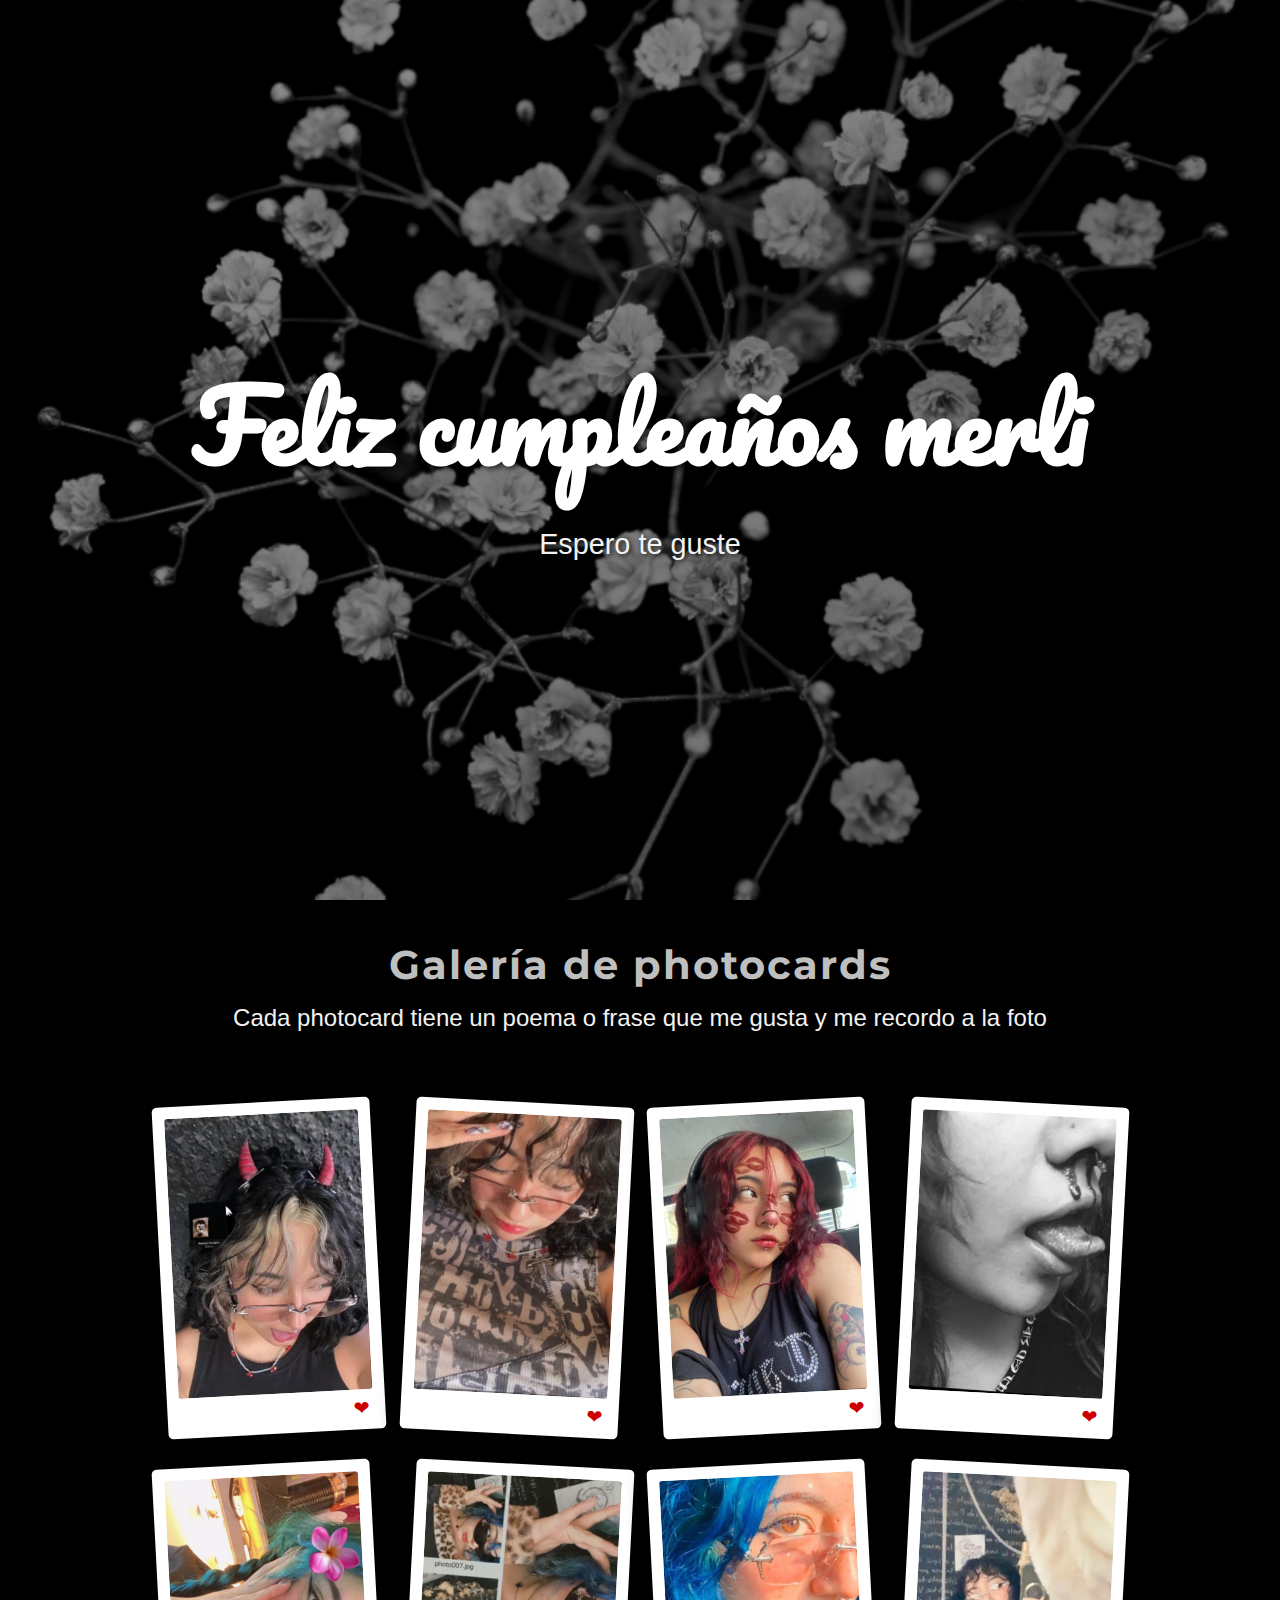
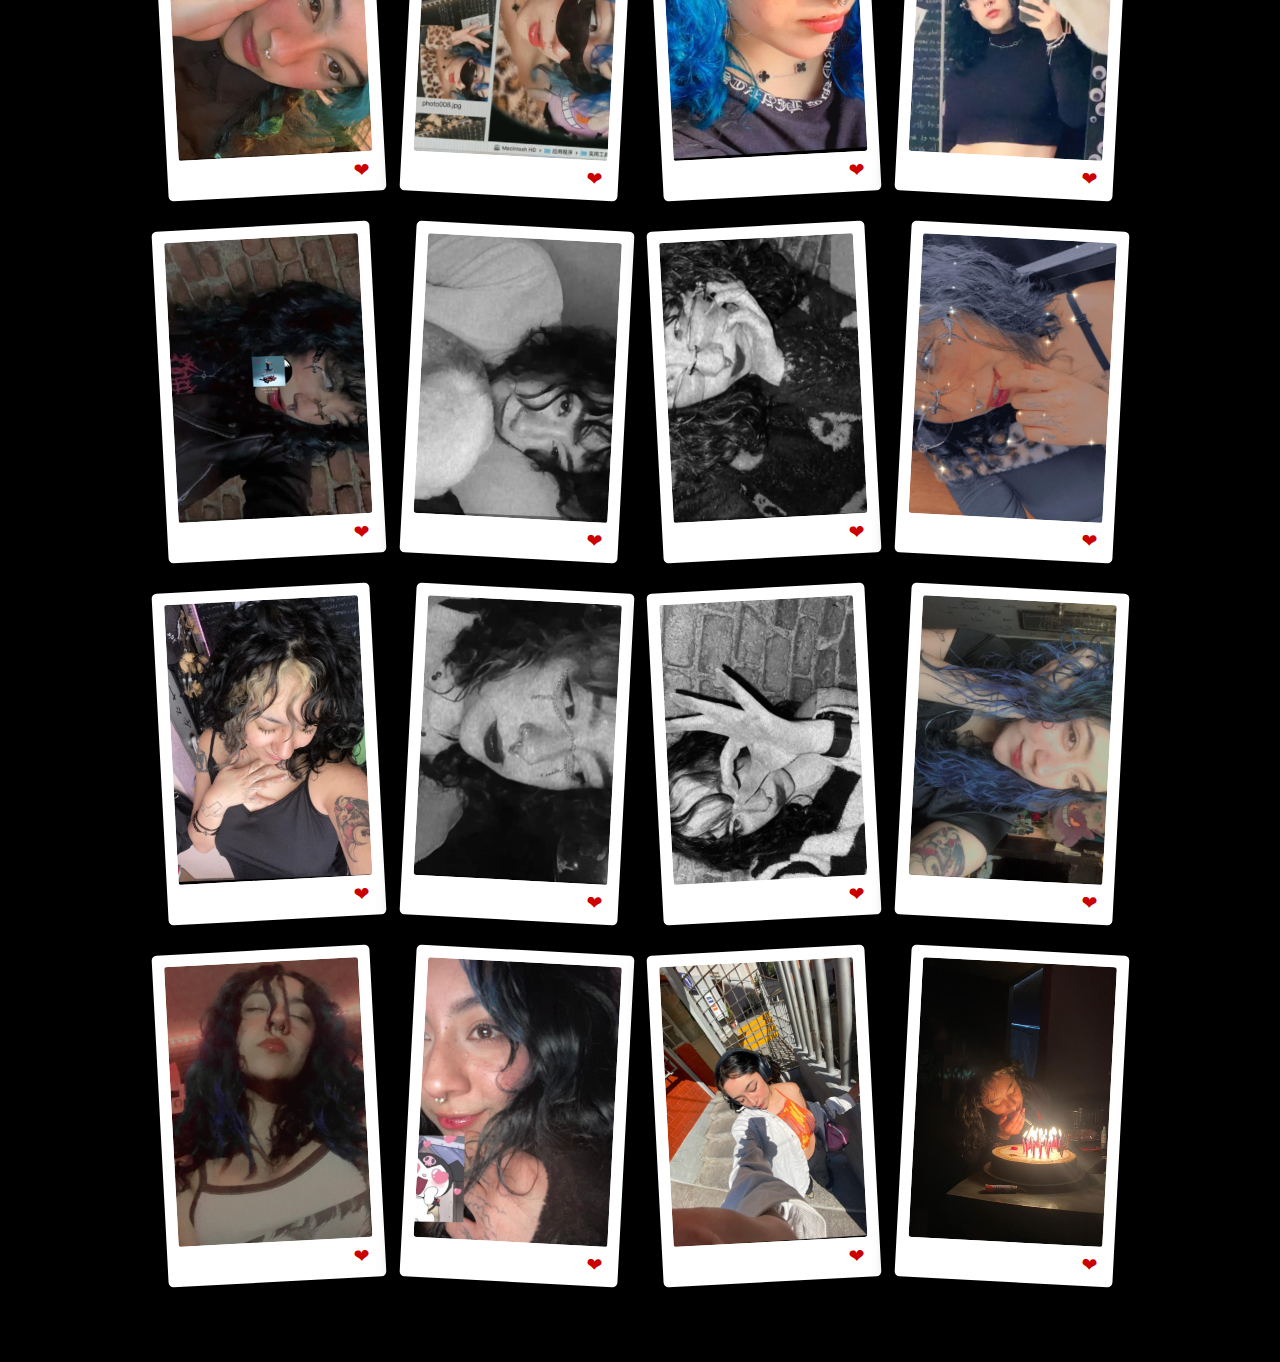
<file: home.html>
<!DOCTYPE html>
<html lang="es">
<head>
    <meta charset="UTF-8">
    <meta name="viewport" content="width=device-width, initial-scale=1.0">
    <title>Home - Photocards Gallery</title>
    <link rel="stylesheet" href="style.css">
    <link href="https://fonts.googleapis.com/css2?family=Pacifico&family=Montserrat:wght@700&display=swap" rel="stylesheet">
</head>
<body class="home-page">
    <!-- Agregada sección hero con imagen de fondo fullscreen -->
    <section class="hero-section">
        <div class="hero-background" id="heroBackground"></div>
        <div class="hero-overlay"></div>
        <div class="hero-content">
            <h1 class="hero-title">Feliz cumpleaños merli</h1>
            <p class="hero-subtitle">Espero te guste</p>
        </div>
    </section>

    <div class="home-container">
        <h2 class="title-hello">Galería de photocards</h2>
        <p class="subtitle">Cada photocard tiene un poema o frase que me gusta y me recordo a la foto</p>
        
        <!-- Grid dinámico que se llena desde JavaScript -->
        <div class="photocards-grid" id="photocards-grid">
            <!-- Las photocards se generan dinámicamente desde app.js -->
        </div>
    </div>

    <!-- Modal para photocard con poema -->
    <div id="photocardModal" class="modal" onclick="closePhotocard()">
        <span class="close">&times;</span>
        <div class="modal-content-wrapper" onclick="event.stopPropagation()">
            <div class="polaroid-container">
                <div class="polaroid-frame">
                    <img id="modalImage" class="modal-image" alt="Photocard">
                    <div class="polaroid-heart">❤</div>
                </div>
            </div>
            <div class="poem-container">
                <div class="poem-background">
                    <!-- Agregados elementos decorativos para los bordes -->
                    <div class="poem-border poem-border-top-left"></div>
                    <div class="poem-border poem-border-bottom-right"></div>
                    
                    <h3 class="poem-title" id="poemTitle">Título del poema</h3>
                    <div class="poem-text" id="poemText">
                        <p>Lorem ipsum dolor sit amet</p>
                    </div>
                    <p class="poem-author" id="poemAuthor">Autor desconocido</p>
                </div>
            </div>
        </div>
    </div>

    <script src="app.js"></script>
</body>
</html>
</file>
<file: style.css>
/* Paleta de colores */
:root {
  --negro: #000000;
  --blanco: #ffffff;
  --gris-carbon: #1a1a1a;
  --gris-suave: #f2f2f2;
  --gris-medio: #bfbfbf;
}

* {
  margin: 0;
  padding: 0;
  box-sizing: border-box;
}

body {
  font-family: "Arial", sans-serif;
  background-color: var(--gris-carbon);
  color: var(--blanco);
}

/* ===== PÁGINA DE LOGIN ===== */
.login-page {
  display: flex;
  justify-content: center;
  align-items: center;
  min-height: 100vh;
  background-color: var(--negro);
}

.login-container {
  text-align: center;
  padding: 40px 20px;
  background-color: var(--gris-carbon);
  border-radius: 20px;
  box-shadow: 0 10px 40px rgba(0, 0, 0, 0.5);
}

.login-title {
  font-size: 2rem;
  margin-bottom: 30px;
  color: var(--blanco);
}

.password-input {
  width: 200px;
  padding: 15px 20px;
  font-size: 2rem;
  text-align: center;
  border: 2px solid var(--gris-medio);
  border-radius: 10px;
  background-color: var(--gris-suave);
  color: var(--negro);
  letter-spacing: 10px;
  margin-bottom: 20px;
}

.password-input:focus {
  outline: none;
  border-color: var(--blanco);
}

.login-btn {
  padding: 12px 40px;
  font-size: 1.2rem;
  background-color: var(--blanco);
  color: var(--negro);
  border: none;
  border-radius: 10px;
  cursor: pointer;
  transition: all 0.3s;
  font-weight: bold;
}

.login-btn:hover {
  background-color: var(--gris-medio);
  transform: scale(1.05);
}

.error-message {
  color: #ff4444;
  margin-top: 15px;
  font-size: 1rem;
  display: none;
}

@keyframes shake {
  0%,
  100% {
    transform: translateX(0);
  }
  25% {
    transform: translateX(-10px);
  }
  75% {
    transform: translateX(10px);
  }
}

.shake {
  animation: shake 0.3s;
}

/* ===== PÁGINA HOME ===== */
.home-page {
  background-color: var(--negro);
  min-height: 100vh;
  padding: 0;
}

/* Sección hero con imagen de fondo fullscreen */
.hero-section {
  position: relative;
  width: 100%;
  height: 100vh;
  min-height: 500px;
  display: flex;
  align-items: center;
  justify-content: center;
  overflow: hidden;
  margin-bottom: 40px;
}

.hero-background {
  position: absolute;
  top: 0;
  left: 0;
  width: 100%;
  height: 100%;
  background-size: cover;
  background-position: center;
  background-repeat: no-repeat;
  z-index: 1;
}

.hero-overlay {
  position: absolute;
  top: 0;
  left: 0;
  width: 100%;
  height: 100%;
  background: linear-gradient(135deg, rgba(0, 0, 0, 0.4) 0%, rgba(0, 0, 0, 0.6) 100%);
  z-index: 2;
}

.hero-content {
  position: relative;
  z-index: 3;
  text-align: center;
  color: var(--blanco);
}

.hero-title {
  font-family: "Pacifico", cursive;
  font-size: clamp(2.5rem, 8vw, 6rem);
  margin-bottom: 20px;
  text-shadow: 3px 3px 6px rgba(0, 0, 0, 0.7);
  animation: fadeInDown 0.8s ease-out;
}

.hero-subtitle {
  font-size: clamp(1rem, 4vw, 1.8rem);
  color: var(--gris-suave);
  text-shadow: 2px 2px 4px rgba(0, 0, 0, 0.7);
  animation: fadeInUp 0.8s ease-out 0.2s backwards;
}

@keyframes fadeInDown {
  from {
    opacity: 0;
    transform: translateY(-30px);
  }
  to {
    opacity: 1;
    transform: translateY(0);
  }
}

@keyframes fadeInUp {
  from {
    opacity: 0;
    transform: translateY(30px);
  }
  to {
    opacity: 1;
    transform: translateY(0);
  }
}

.home-container {
  max-width: 1200px;
  margin: 0 auto;
  text-align: center;
  padding: 0 20px 60px 20px;
}

/* Tipografía Hello Honey (simulada con Pacifico) */
.title-bienvenido {
  font-family: "Pacifico", cursive;
  font-size: 5rem;
  color: var(--blanco);
  margin-bottom: 10px;
  text-shadow: 3px 3px 6px rgba(0, 0, 0, 0.5);
}

/* Tipografía Gotham Bold (simulada con Montserrat) */
.title-hello {
  font-family: "Montserrat", sans-serif;
  font-weight: 700;
  font-size: clamp(1.5rem, 5vw, 2.5rem);
  color: var(--gris-medio);
  margin-bottom: 15px;
  letter-spacing: 2px;
}

/* Sans Serif redondeada */
.subtitle {
  font-family: "Rounded Mplus 1c", "Arial Rounded MT Bold", sans-serif;
  font-size: clamp(1rem, 3vw, 1.5rem);
  color: var(--gris-suave);
  margin-bottom: 50px;
}

/* Grid de Photocards */
.photocards-grid {
  display: grid;
  grid-template-columns: repeat(auto-fit, minmax(200px, 1fr));
  gap: 30px;
  max-width: 1000px;
  margin: 0 auto;
  padding: 20px;
}

.photocard {
  cursor: pointer;
  transition: transform 0.3s ease;
  animation: slideIn 0.5s ease-out backwards;
}

.photocard:nth-child(1) {
  animation-delay: 0.1s;
}
.photocard:nth-child(2) {
  animation-delay: 0.2s;
}
.photocard:nth-child(3) {
  animation-delay: 0.3s;
}
.photocard:nth-child(4) {
  animation-delay: 0.4s;
}
.photocard:nth-child(n + 5) {
  animation-delay: 0.5s;
}

@keyframes slideIn {
  from {
    opacity: 0;
    transform: translateY(20px);
  }
  to {
    opacity: 1;
    transform: translateY(0);
  }
}

.photocard:hover {
  transform: scale(1.05) rotate(2deg);
}

.photocard-frame {
  background-color: var(--blanco);
  padding: 12px 12px 40px 12px;
  border-radius: 5px;
  box-shadow: 0 8px 20px rgba(0, 0, 0, 0.7);
  transform: rotate(-3deg);
  position: relative;
  transition: all 0.3s ease;
}

.photocard:nth-child(even) .photocard-frame {
  transform: rotate(3deg);
}

.photocard-frame:hover {
  transform: rotate(0deg);
  box-shadow: 0 12px 30px rgba(0, 0, 0, 0.9);
}

.photocard-frame img {
  width: 100%;
  height: 280px;
  object-fit: cover;
  display: block;
  border-radius: 3px;
}

.heart {
  position: absolute;
  bottom: 10px;
  right: 15px;
  font-size: 1.2rem;
  color: #cc0000;
}

/* Modal para photocard con poema */
.modal {
  display: none;
  position: fixed;
  z-index: 1000;
  left: 0;
  top: 0;
  width: 100%;
  height: 100%;
  background-color: rgba(0, 0, 0, 0.95);
  justify-content: center;
  align-items: center;
  padding: 20px;
  overflow-y: auto;
}

.modal-content-wrapper {
  display: flex;
  gap: 40px;
  align-items: flex-start;
  max-width: 1100px;
  animation: zoom 0.4s;
  width: 100%;
  margin: auto;
  padding: 40px 0;
}

@keyframes zoom {
  from {
    transform: scale(0.7);
    opacity: 0;
  }
  to {
    transform: scale(1);
    opacity: 1;
  }
}

/* Polaroid en el modal */
.polaroid-container {
  flex-shrink: 0;
  position: sticky;
  top: 40px;
}

.polaroid-frame {
  background-color: var(--blanco);
  padding: 15px 15px 50px 15px;
  border-radius: 5px;
  box-shadow: 0 15px 40px rgba(0, 0, 0, 0.8);
  transform: rotate(-5deg);
  position: relative;
  width: 350px;
}

.modal-image {
  width: 100%;
  height: 420px;
  object-fit: cover;
  display: block;
  border-radius: 3px;
}

.polaroid-heart {
  position: absolute;
  bottom: 15px;
  right: 20px;
  font-size: 1.5rem;
  color: #cc0000;
}

/* Contenedor del poema con fondo artístico */
.poem-container {
  flex: 1;
  display: flex;
  justify-content: center;
  align-items: flex-start;
  max-height: none;
}

.poem-background {
  background-color: #e8e5dc;
  background-blend-mode: overlay;
  padding: 60px 50px;
  border-radius: 10px;
  box-shadow: 0 10px 30px rgba(0, 0, 0, 0.3);
  text-align: center;
  position: relative;
  min-width: 450px;
  min-height: 500px;
  max-height: none;
  display: flex;
  flex-direction: column;
  justify-content: flex-start;
  align-items: center;
}

.poem-background::before {
  content: "";
  position: absolute;
  top: 0;
  left: 0;
  right: 0;
  bottom: 0;
  background: linear-gradient(135deg, rgba(242, 242, 242, 0.9) 0%, rgba(230, 225, 215, 0.85) 100%);
  border-radius: 10px;
  z-index: 1;
}

/* Estilos para los bordes decorativos del poema */
.poem-border {
  position: absolute;
  background-size: contain;
  background-repeat: no-repeat;
  pointer-events: none;
  z-index: 10;
}

.poem-border-top-left {
  width: 250px;
  height: 250px;
  top: -40px;
  left: -40px;
  background-image: url("carta_borde1.png");
  background-position: top left;
}

.poem-border-bottom-right {
  width: 250px;
  height: 250px;
  bottom: -40px;
  right: -40px;
  background-image: url("carta_borde2.png");
  background-position: bottom right;
}

.poem-title,
.poem-text,
.poem-author {
  position: relative;
  z-index: 2;
}

.poem-title {
  font-family: "Georgia", serif;
  font-size: 2rem;
  font-weight: bold;
  color: var(--gris-carbon);
  margin-bottom: 30px;
  text-transform: capitalize;
}

.poem-text {
  font-family: "Georgia", serif;
  font-size: 1.1rem;
  line-height: 1.8;
  color: #2a2a2a;
  margin-bottom: 40px;
  max-width: 100%;
}

.poem-text p {
  margin: 8px 0;
  font-style: italic;
}

.poem-author {
  font-family: "Georgia", serif;
  font-size: 1rem;
  color: #555;
  font-style: italic;
  margin-top: auto;
}

.close {
  position: fixed;
  top: 30px;
  right: 50px;
  color: var(--blanco);
  font-size: 50px;
  font-weight: bold;
  cursor: pointer;
  transition: 0.3s;
  z-index: 1001;
}

.close:hover {
  color: var(--gris-medio);
}

/* ===== RESPONSIVE DESIGN ===== */

/* Tablets y Pantallas Medianas */
@media (max-width: 1200px) {
  .modal-content-wrapper {
    flex-direction: column;
    gap: 30px;
    align-items: center;
  }

  .polaroid-container {
    position: relative;
    top: auto;
  }

  .polaroid-frame {
    transform: rotate(0deg);
    width: 300px;
  }

  .modal-image {
    height: 360px;
  }

  .poem-background {
    min-width: 350px;
    min-height: 400px;
    padding: 40px 30px;
  }

  /* Reducir bordes en tablets */
  .poem-border-top-left {
    width: 180px;
    height: 180px;
    top: -25px;
    left: -25px;
  }

  .poem-border-bottom-right {
    width: 180px;
    height: 180px;
    bottom: -25px;
    right: -25px;
  }
}

/* Tablets */
@media (max-width: 900px) {
  .photocards-grid {
    grid-template-columns: repeat(auto-fit, minmax(160px, 1fr));
    gap: 20px;
  }

  .hero-section {
    height: 60vh;
  }

  .close {
    top: 20px;
    right: 30px;
    font-size: 35px;
  }

  .modal-content-wrapper {
    padding: 60px 0 40px 0;
  }

  /* Reducir más los bordes en tablets pequeños */
  .poem-border-top-left {
    width: 150px;
    height: 150px;
    top: -20px;
    left: -20px;
  }

  .poem-border-bottom-right {
    width: 150px;
    height: 150px;
    bottom: -20px;
    right: -20px;
  }
}

/* Optimizado para iPhone y móviles */
@media (max-width: 768px) {
  .photocards-grid {
    grid-template-columns: repeat(2, 1fr);
    gap: 15px;
    padding: 15px;
  }

  .hero-section {
    height: 50vh;
    min-height: 400px;
    margin-bottom: 30px;
  }

  .photocard-frame img {
    height: 200px;
  }

  .home-container {
    padding: 0 15px 40px 15px;
  }

  .modal-content-wrapper {
    padding: 60px 10px 30px 10px;
  }

  .polaroid-frame {
    width: 100%;
    max-width: 280px;
    padding: 10px 10px 35px 10px;
  }

  .modal-image {
    height: 280px;
  }

  .poem-background {
    min-width: 100%;
    max-width: 400px;
    min-height: auto;
    padding: 30px 20px;
  }

  .poem-title {
    font-size: 1.5rem;
    margin-bottom: 20px;
  }

  .poem-text {
    font-size: 0.95rem;
    line-height: 1.6;
    margin-bottom: 20px;
  }

  .poem-author {
    font-size: 0.9rem;
  }

  .close {
    top: 15px;
    right: 15px;
    font-size: 30px;
  }

  /* Bordes mucho más pequeños en móviles */
  .poem-border-top-left {
    width: 100px;
    height: 100px;
    top: -10px;
    left: -10px;
    opacity: 0.6;
  }

  .poem-border-bottom-right {
    width: 100px;
    height: 100px;
    bottom: -10px;
    right: -10px;
    opacity: 0.6;
  }
}

/* Optimizado para iPhone pequeño */
@media (max-width: 480px) {
  .photocards-grid {
    grid-template-columns: repeat(2, 1fr);
    gap: 12px;
    padding: 10px;
    max-width: 100%;
  }

  .hero-section {
    height: 45vh;
    min-height: 350px;
    margin-bottom: 25px;
  }

  .hero-title {
    font-size: 2rem;
  }

  .hero-subtitle {
    font-size: 0.9rem;
  }

  .title-hello {
    font-size: 1.3rem;
    margin-bottom: 10px;
  }

  .subtitle {
    font-size: 0.95rem;
    margin-bottom: 30px;
  }

  .photocard-frame {
    padding: 8px 8px 30px 8px;
  }

  .photocard-frame img {
    height: 160px;
  }

  .modal {
    padding: 10px;
  }

  .modal-content-wrapper {
    padding: 50px 10px 20px 10px;
  }

  .polaroid-frame {
    width: 100%;
    max-width: 250px;
  }

  .modal-image {
    height: 240px;
  }

  .poem-background {
    padding: 20px 15px;
    min-height: auto;
  }

  .poem-title {
    font-size: 1.3rem;
    margin-bottom: 15px;
  }

  .poem-text {
    font-size: 0.9rem;
    margin-bottom: 15px;
  }

  .heart {
    font-size: 1rem;
    bottom: 8px;
    right: 12px;
  }

  /* Bordes aún más pequeños y transparentes en móviles pequeños */
  .poem-border-top-left {
    width: 70px;
    height: 70px;
    top: -5px;
    left: -5px;
    opacity: 0.4;
  }

  .poem-border-bottom-right {
    width: 70px;
    height: 70px;
    bottom: -5px;
    right: -5px;
    opacity: 0.4;
  }
}

/* Para pantallas muy pequeñas - ocultar bordes completamente si es necesario */
@media (max-width: 360px) {
  .poem-border-top-left,
  .poem-border-bottom-right {
    display: none;
  }
}
</file>
